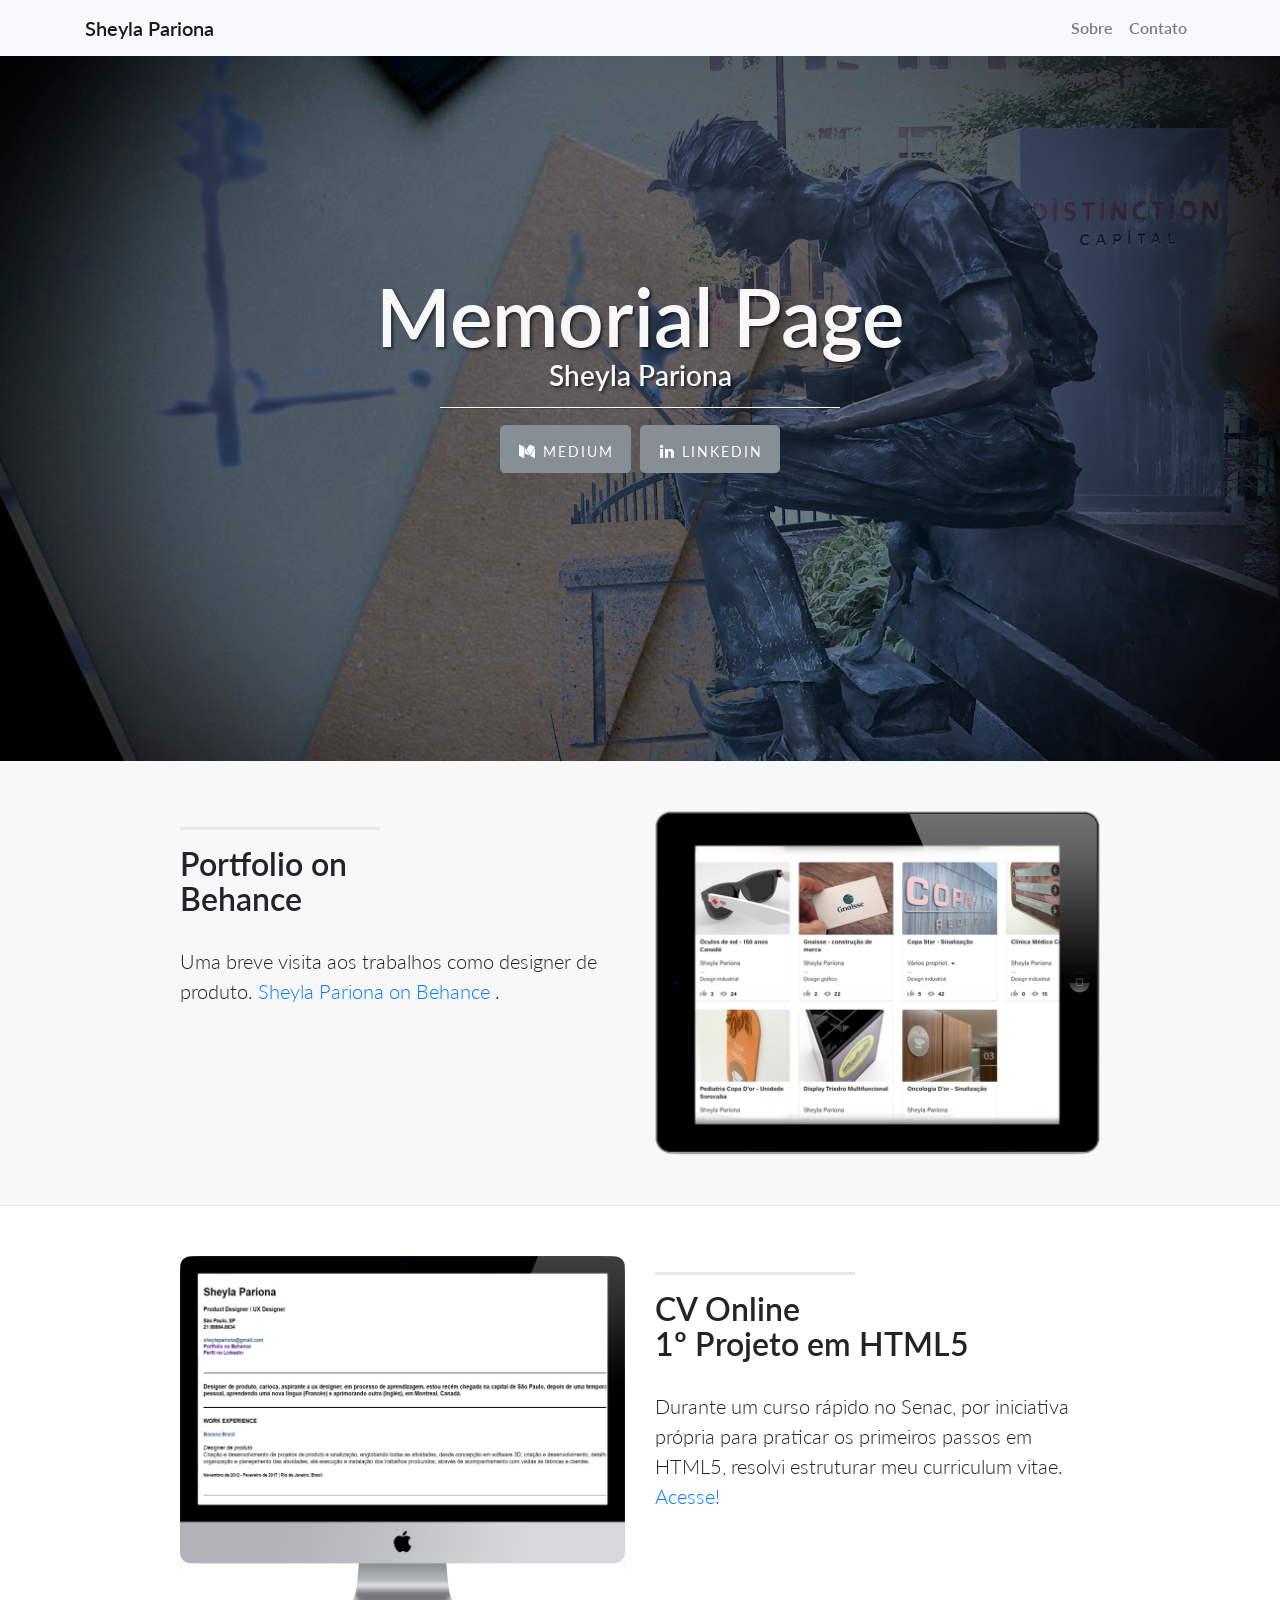
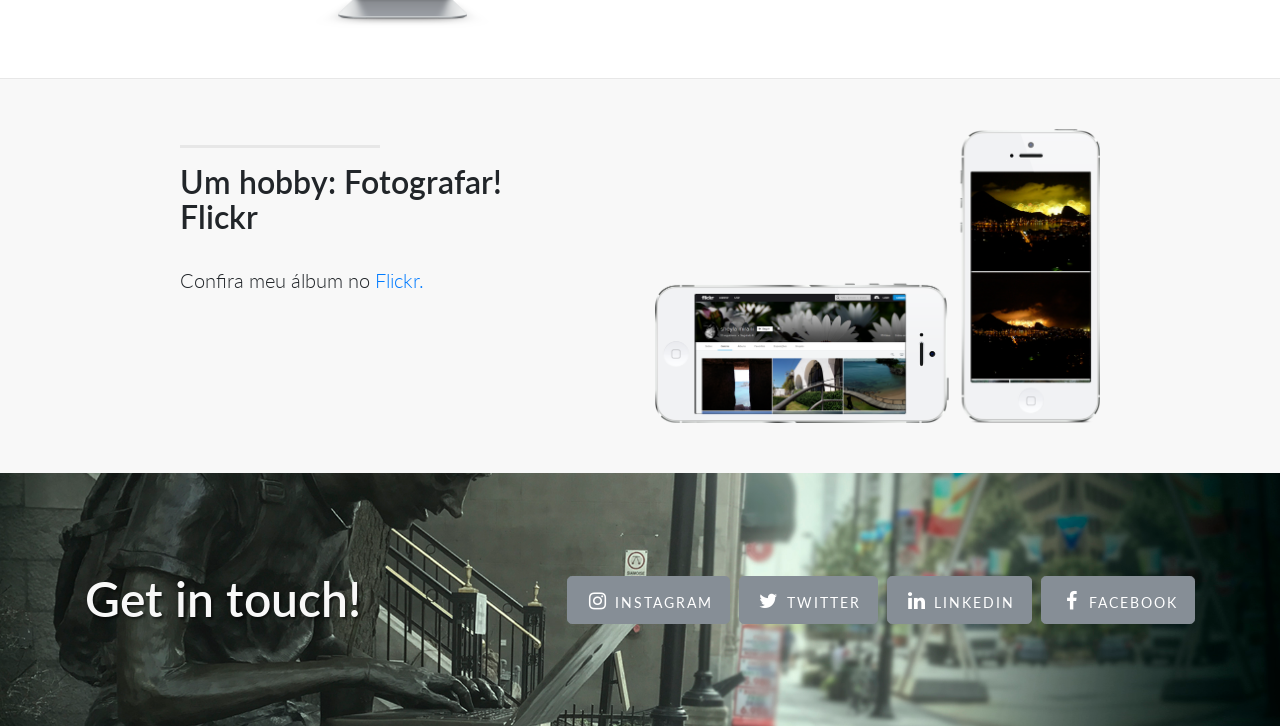
<file: index.html>
<!DOCTYPE html>
<html lang="pt-br">

<head>
<!-- importante que todos os sites tenha esses dois meta abaixo: -->
    <meta charset="utf-8">
    <meta name="viewport" content="width=device-width, initial-scale=1, shrink-to-fit=no">

    <title>Memorial Page - Sheyla Pariona</title>

    <!-- Bootstrap core CSS -->
    <link href="vendor/bootstrap/css/bootstrap.min.css" rel="stylesheet">

    <!-- Importa as fontes para este projeto-->
    <link href="vendor/font-awesome/css/font-awesome.min.css" rel="stylesheet" type="text/css">
    <link href="https://fonts.googleapis.com/css?family=Lato:300,400,700,300italic,400italic,700italic" rel="stylesheet" type="text/css">

    <!-- Importa o CSS utilizado neste projeto -->
    <link href="css/style.css" rel="stylesheet">

</head>

<body>

    <!-- Navegação -->
    <nav class="navbar navbar-expand-lg navbar-light bg-light fixed-top">
        <div class="container">
            <a class="navbar-brand" href="index.html">Sheyla Pariona</a>
            <!-- tag button serve para aparecer o cursor com maozinha quando a pessoa passar o mouse em cima do botao-->
            <button class="navbar-toggler" type="button" data-toggle="collapse" data-target="#navbarResponsive" aria-controls="navbarResponsive" aria-expanded="false" aria-label="Toggle navigation">
          <span class="navbar-toggler-icon"></span>
        </button>
          <!-- "collapse" é uma classe criada pelo bootstrap com a função de deixar os itens lado a lado pra direita -->
            <div class="collapse navbar-collapse" id="navbarResponsive">
                <ul class="navbar-nav ml-auto">
                    <li class="nav-item">
                        <a class="nav-link" href="sobre.html">Sobre</a>
                    </li>
                    <li class="nav-item">
                        <a class="nav-link" href="contato.html">Contato</a>
                    </li>
                </ul>
            </div>
        </div>
    </nav>

    <!-- Header -->
    <header class="intro-header">
        <div class="container">
            <div class="intro-message">
                <h1 id=textomemorialcor>Memorial Page</h1>
                <h3 id=textonomecor>Sheyla Pariona</h3>
                <hr class="intro-divider">
                <ul class="list-inline intro-social-buttons">
                    <li class="list-inline-item">
                        <a href="https://medium.com/@sheylapariona/functional-analyst-what-is-this-where-did-i-end-up-c8b5fa62cb86" target="_blank" class="btn btn-secondary btn-lg">
                            <i class="fa fa-medium fa-fw"></i>
                            <span class="network-name">Medium</span>
                        </a>
                    </li>
                    <!-- <li class="list-inline-item">
                        <a href="https://github.com/sheylapariona" target="_blank" class="btn btn-secondary btn-lg">
                            <i class="fa fa-github fa-fw"></i>
                            <span class="network-name">Github</span>
                        </a>
                    </li> -->
                    <li class="list-inline-item">
                        <a href="http://www.linkedin.com/in/sheyla-pariona-0908" target="_blank" class="btn btn-secondary btn-lg">
                            <i class="fa fa-linkedin fa-fw"></i>
                            <span class="network-name">Linkedin</span>
                        </a>
                    </li>
                </ul>
            </div>
        </div>
    </header>

    <!-- content-section-a -->
    <section class="content-section-a">
        <div class="container">
            <div class="row">
                <div class="col-lg-5 ml-auto">
                    <hr class="section-heading-spacer">
                    <div class="clearfix"></div>
                    <h2 class="section-heading">Portfolio on<br>Behance</h2>
                    <p class="lead">Uma breve visita aos trabalhos como designer de produto.
                        <a target="_blank" href="https://www.behance.net/sheyla-pariona">Sheyla Pariona on Behance</a> .</p>
                </div>
                <div class="col-lg-5 mr-auto">
                    <img class="img-fluid" src="img/ipad.png" alt="">
                </div>
            </div>
        </div>
    </section>
    <!-- /content-section-a -->

    <!-- content-section-b -->
    <section class="content-section-b">
        <div class="container">
            <div class="row">
                <div class="col-lg-5 mr-auto order-lg-2">
                    <hr class="section-heading-spacer">
                    <div class="clearfix"></div>
                    <h2 class="section-heading">CV Online<br>1º Projeto em HTML5</h2>
                    <p class="lead">Durante um curso rápido no Senac, por iniciativa própria para praticar os primeiros passos em HTML5, resolvi estruturar meu curriculum vitae.
                        <a target="_blank" href="http://www.sentiendi.com">Acesse!</a></p>
                </div>
                <div class="col-lg-5 ml-auto order-lg-1">
                    <img class="img-fluid" src="img/dog.png" alt="">
                </div>
            </div>
        </div>
    </section>
    <!-- /content-section-b -->

    <!-- content-section-c -->
    <section class="content-section-a">
        <div class="container">
            <div class="row">
                <div class="col-lg-5 ml-auto">
                    <hr class="section-heading-spacer">
                    <div class="clearfix"></div>
                    <h2 class="section-heading">Um hobby: Fotografar!<br>Flickr</h2>
                    <p class="lead">Confira meu álbum no
                        <a target="_blank" href="https://www.flickr.com/photos/sheylamirani/">Flickr.</a>
                    </p>
                </div>
                <div class="col-lg-5 mr-auto ">
                    <img class="img-fluid" src="img/phones.png" alt="">
                </div>
            </div>
        </div>
    </section>
    <!-- /content-section-c -->

    <!-- banner -->
    <aside class="banner">
        <div class="container">
            <div class="row">
                <div class="col-lg-4 my-auto">
                  <h2>Get in touch!</h2>
                </div>
                <div class="col-lg-8 my-auto">
                    <ul class="list-inline banner-social-buttons">
                        <li class="list-inline-item">
                            <a href="https://instagram.com/sheylapariona" target="_blank" class="btn btn-secondary btn-lg"> 
                                <i class="fa fa-instagram fa-fw"></i>
                                <span class="network-name">Instagram</span>
                            </a>
                        </li>
                        <li class="list-inline-item">
                            <a href="https://twitter.com/pasheyla" target="_blank" class="btn btn-secondary btn-lg">
                                <i class="fa fa-twitter fa-fw"></i>
                                <span class="network-name">Twitter</span>
                            </a>
                        </li>
                        <li class="list-inline-item">
                            <a href="http://www.linkedin.com/in/sheyla-pariona-0908" target="_blank" class="btn btn-secondary btn-lg">
                                <i class="fa fa-linkedin fa-fw"></i>
                                <span class="network-name">Linkedin</span>
                            </a>
                        </li>
                        <li class="list-inline-item">
                            <a href="http://www.facebook.com/sheyla-pariona" target="_blank" class="btn btn-secondary btn-lg">
                                <i class="fa fa-facebook fa-fw"></i>
                                <span class="network-name">Facebook</span>
                            </a>
                        </li>
                    </ul>
                </div>
            </div>
        </div>
    </aside>
    <!-- /.banner -->

    <!-- Bootstrap core JavaScript -->
    <script src="vendor/jquery/jquery.min.js"></script>
    <script src="vendor/popper/popper.min.js"></script>
    <script src="vendor/bootstrap/js/bootstrap.min.js"></script>

    <!-- Importa o Javascript utilizado neste projeto -->
    <script src="js/script.js"></script>

</body>

</html>
</file>
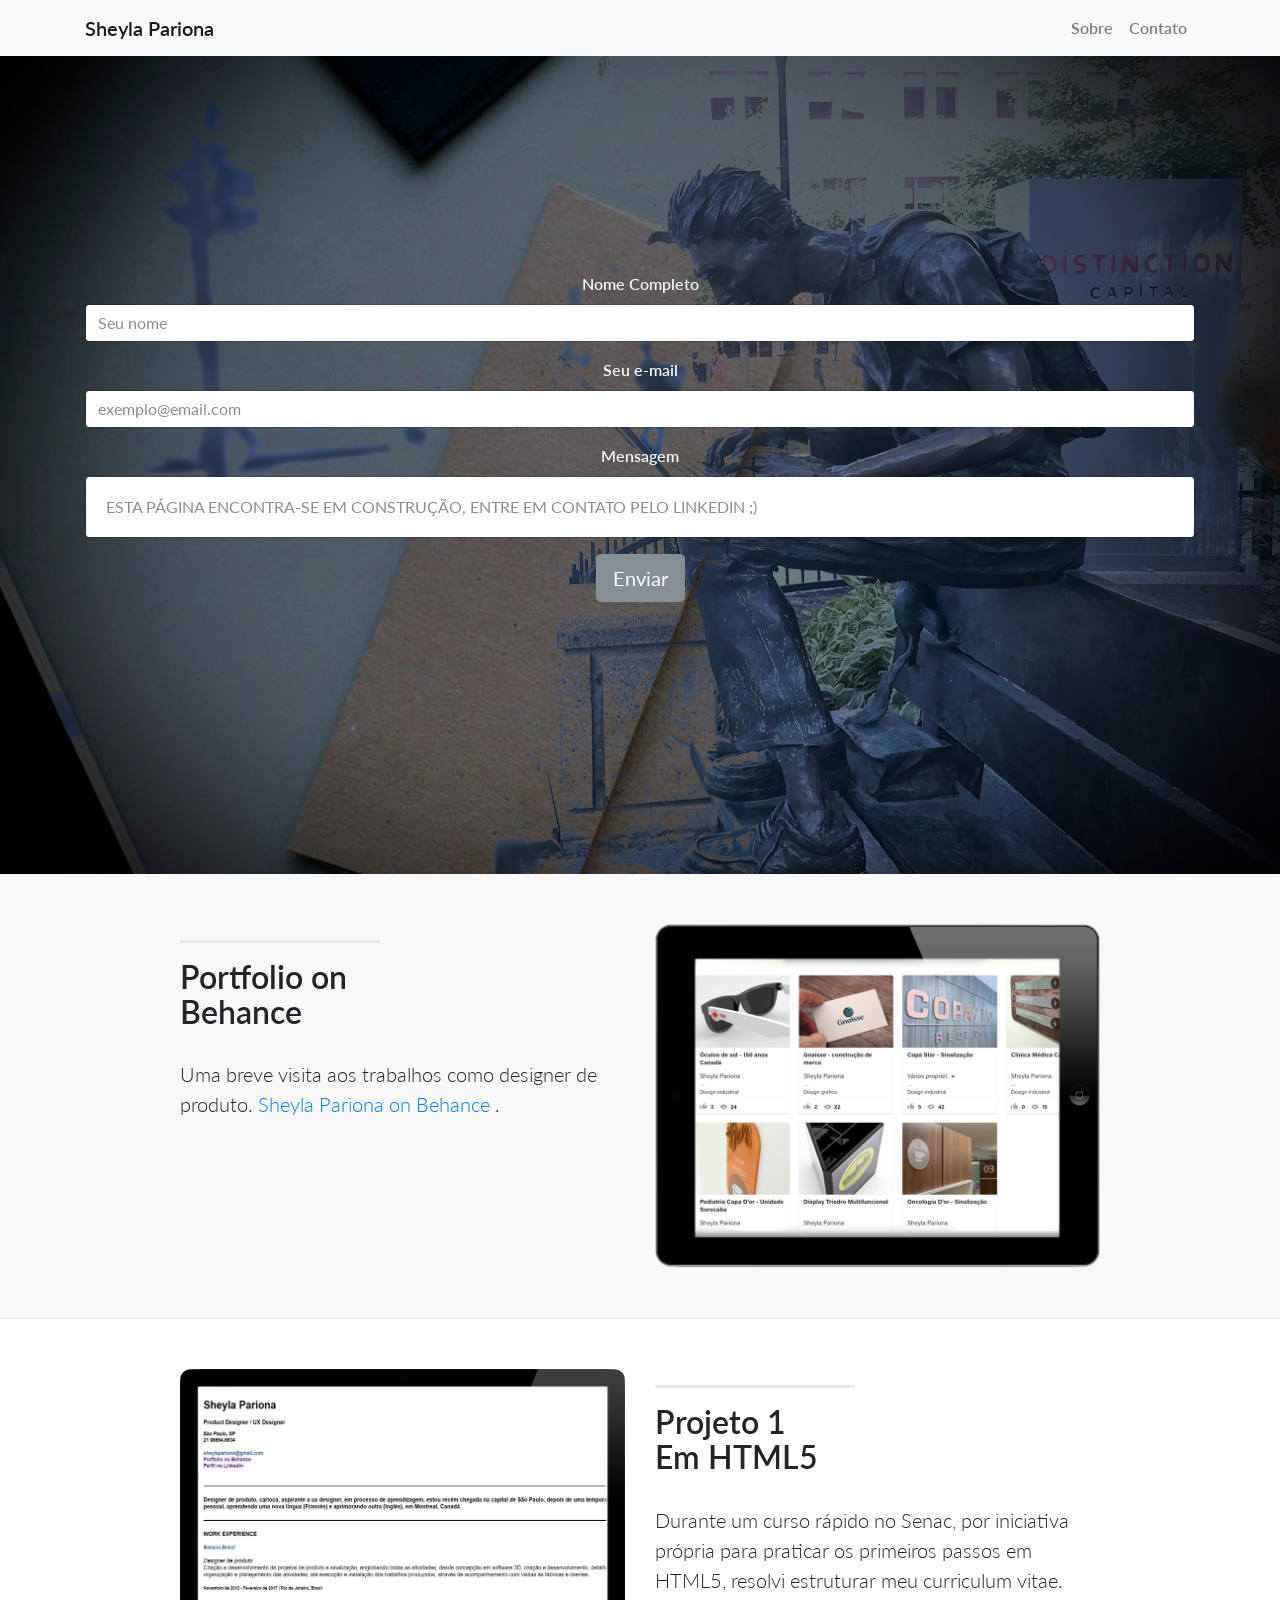
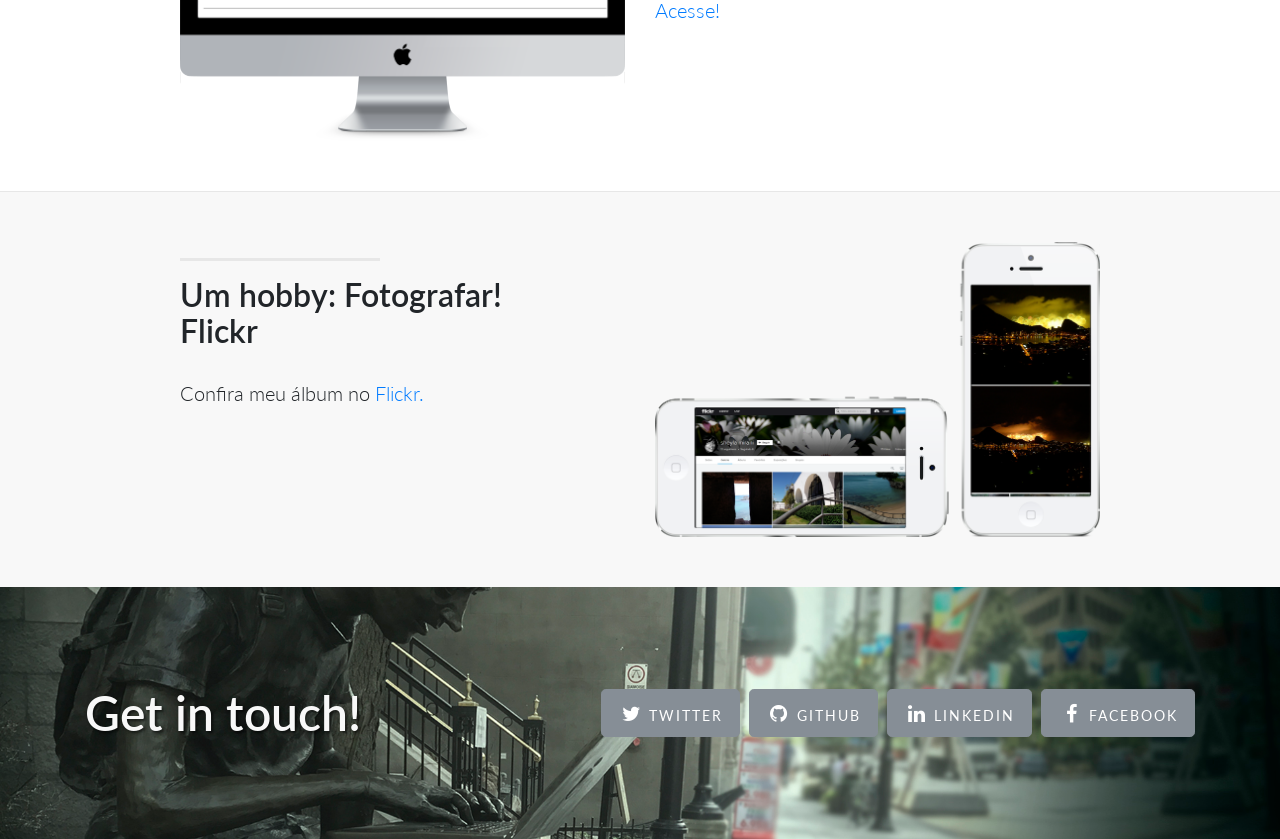
<file: contato.html>
<!DOCTYPE html>
<html lang="pt-br">

<head>

    <meta charset="utf-8">
    <meta name="viewport" content="width=device-width, initial-scale=1, shrink-to-fit=no">

    <title>Memorial Page - Sheyla Pariona</title>

    <!-- Bootstrap core CSS -->
    <link href="vendor/bootstrap/css/bootstrap.min.css" rel="stylesheet">

    <!-- Importa as fontes para este projeto-->
    <link href="vendor/font-awesome/css/font-awesome.min.css" rel="stylesheet" type="text/css">
    <link href="https://fonts.googleapis.com/css?family=Lato:300,400,700,300italic,400italic,700italic" rel="stylesheet" type="text/css">

    <!-- Importa o CSS utilizado neste projeto -->
    <link href="css/style.css" rel="stylesheet">

</head>

<body>

    <!-- Navegação -->
    <nav class="navbar navbar-expand-lg navbar-light bg-light fixed-top">
        <div class="container">
            <a class="navbar-brand" href="index.html">Sheyla Pariona</a>
            <button class="navbar-toggler" type="button" data-toggle="collapse" data-target="#navbarResponsive" aria-controls="navbarResponsive" aria-expanded="false" aria-label="Toggle navigation">
          <span class="navbar-toggler-icon"></span>
        </button>
            <div class="collapse navbar-collapse" id="navbarResponsive">
                <ul class="navbar-nav ml-auto">
                    <li class="nav-item">
                        <a class="nav-link" href="sobre.html">Sobre</a>
                    </li>

                    <li class="nav-item">
                        <a class="nav-link" href="contato.html">Contato</a>
                    </li>
                </ul>
            </div>
        </div>
    </nav>

    <!-- Header -->
    <header class="intro-header">
        <div class="container">
            <div class="intro-message">
              <form>
                <div class="form-group" id="cordotextodoform">
                  <label for="formGroupExampleInput">Nome Completo</label>
                  <input type="text" class="form-control" id="formGroupExampleInput" placeholder="Seu nome">
                </div>
                <div class="form-group" id="cordotextodoform2">
                  <label for="formGroupExampleInput2">Seu e-mail</label>
                  <input type="text" class="form-control" id="formGroupExampleInput2" placeholder="exemplo@email.com">
                </div>
                <div class="form-group" id="cordotextodoform3">
                  <label for="formGroupExampleInput2">Mensagem</label>
                  <input type="text" class="form-control msg-teste" id="formGroupExampleInput2" placeholder="ESTA PÁGINA ENCONTRA-SE EM CONSTRUÇÃO, ENTRE EM CONTATO PELO LINKEDIN ;)">
                </div>
                <button type="button" class="btn btn-secondary btn-lg">Enviar</button>
              </form>
            </div>
        </div>
    </header>

    <!-- content-section-a -->
    <section class="content-section-a">
        <div class="container">
            <div class="row">
                <div class="col-lg-5 ml-auto">
                    <hr class="section-heading-spacer">
                    <div class="clearfix"></div>
                    <h2 class="section-heading">Portfolio on<br>Behance</h2>
                    <p class="lead">Uma breve visita aos trabalhos como designer de produto.
                        <a target="_blank" href="https://www.behance.net/sheyla-pariona">Sheyla Pariona on Behance</a> .</p>
                </div>
                <div class="col-lg-5 mr-auto">
                    <img class="img-fluid" src="img/ipad.png" alt="">
                </div>
            </div>
        </div>
    </section>
    <!-- /content-section-a -->

    <!-- content-section-b -->
    <section class="content-section-b">
        <div class="container">
            <div class="row">
                <div class="col-lg-5 mr-auto order-lg-2">
                    <hr class="section-heading-spacer">
                    <div class="clearfix"></div>
                    <h2 class="section-heading">Projeto 1<br>Em HTML5</h2>
                    <p class="lead">Durante um curso rápido no Senac, por iniciativa própria para praticar os primeiros passos em HTML5, resolvi estruturar meu curriculum vitae.
                        <a target="_blank" href="http://www.sentiendi.com">Acesse!</a></p>
                </div>
                <div class="col-lg-5 ml-auto order-lg-1">
                    <img class="img-fluid" src="img/dog.png" alt="">
                </div>
            </div>
        </div>
    </section>
    <!-- /content-section-b -->

    <!-- content-section-c -->
    <section class="content-section-a">
        <div class="container">
            <div class="row">
                <div class="col-lg-5 ml-auto">
                    <hr class="section-heading-spacer">
                    <div class="clearfix"></div>
                    <h2 class="section-heading">Um hobby: Fotografar!<br>Flickr</h2>
                    <p class="lead">Confira meu álbum no
                        <a target="_blank" href="https://www.flickr.com/photos/sheylamirani/">Flickr.</a>
                    </p>
                </div>
                <div class="col-lg-5 mr-auto ">
                    <img class="img-fluid" src="img/phones.png" alt="">
                </div>
            </div>
        </div>
    </section>
    <!-- /content-section-c -->

    <!-- banner -->
    <aside class="banner">
        <div class="container">
            <div class="row">
                <div class="col-lg-4 my-auto">
                  <h2>Get in touch!</h2>
                </div>
                <div class="col-lg-8 my-auto">
                    <ul class="list-inline banner-social-buttons">
                        <li class="list-inline-item">
                            <a href="https://twitter.com/pasheyla" class="btn btn-secondary btn-lg">
                                <i class="fa fa-twitter fa-fw"></i>
                                <span class="network-name">Twitter</span>
                            </a>
                        </li>
                        <li class="list-inline-item">
                            <a href="https://sheylapariona.github.io/projeto-mastertech/" class="btn btn-secondary btn-lg">
                                <i class="fa fa-github fa-fw"></i>
                                <span class="network-name">Github</span>
                            </a>
                        </li>
                        <li class="list-inline-item">
                            <a href="http://www.linkedin.com/in/sheyla-pariona-0908" class="btn btn-secondary btn-lg">
                                <i class="fa fa-linkedin fa-fw"></i>
                                <span class="network-name">Linkedin</span>
                            </a>
                        </li>
                        <li class="list-inline-item">
                            <a href="http://www.facebook.com/sheyla-pariona" class="btn btn-secondary btn-lg">
                                <i class="fa fa-facebook fa-fw"></i>
                                <span class="network-name">Facebook</span>
                            </a>
                        </li>
                    </ul>
                </div>
            </div>
        </div>
    </aside>
    <!-- /.banner -->

    <!-- Bootstrap core JavaScript -->
    <script src="vendor/jquery/jquery.min.js"></script>
    <script src="vendor/popper/popper.min.js"></script>
    <script src="vendor/bootstrap/js/bootstrap.min.js"></script>

    <!-- Importa o Javascript utilizado neste projeto -->
    <script src="js/script.js"></script>

</body>

</html>
</file>
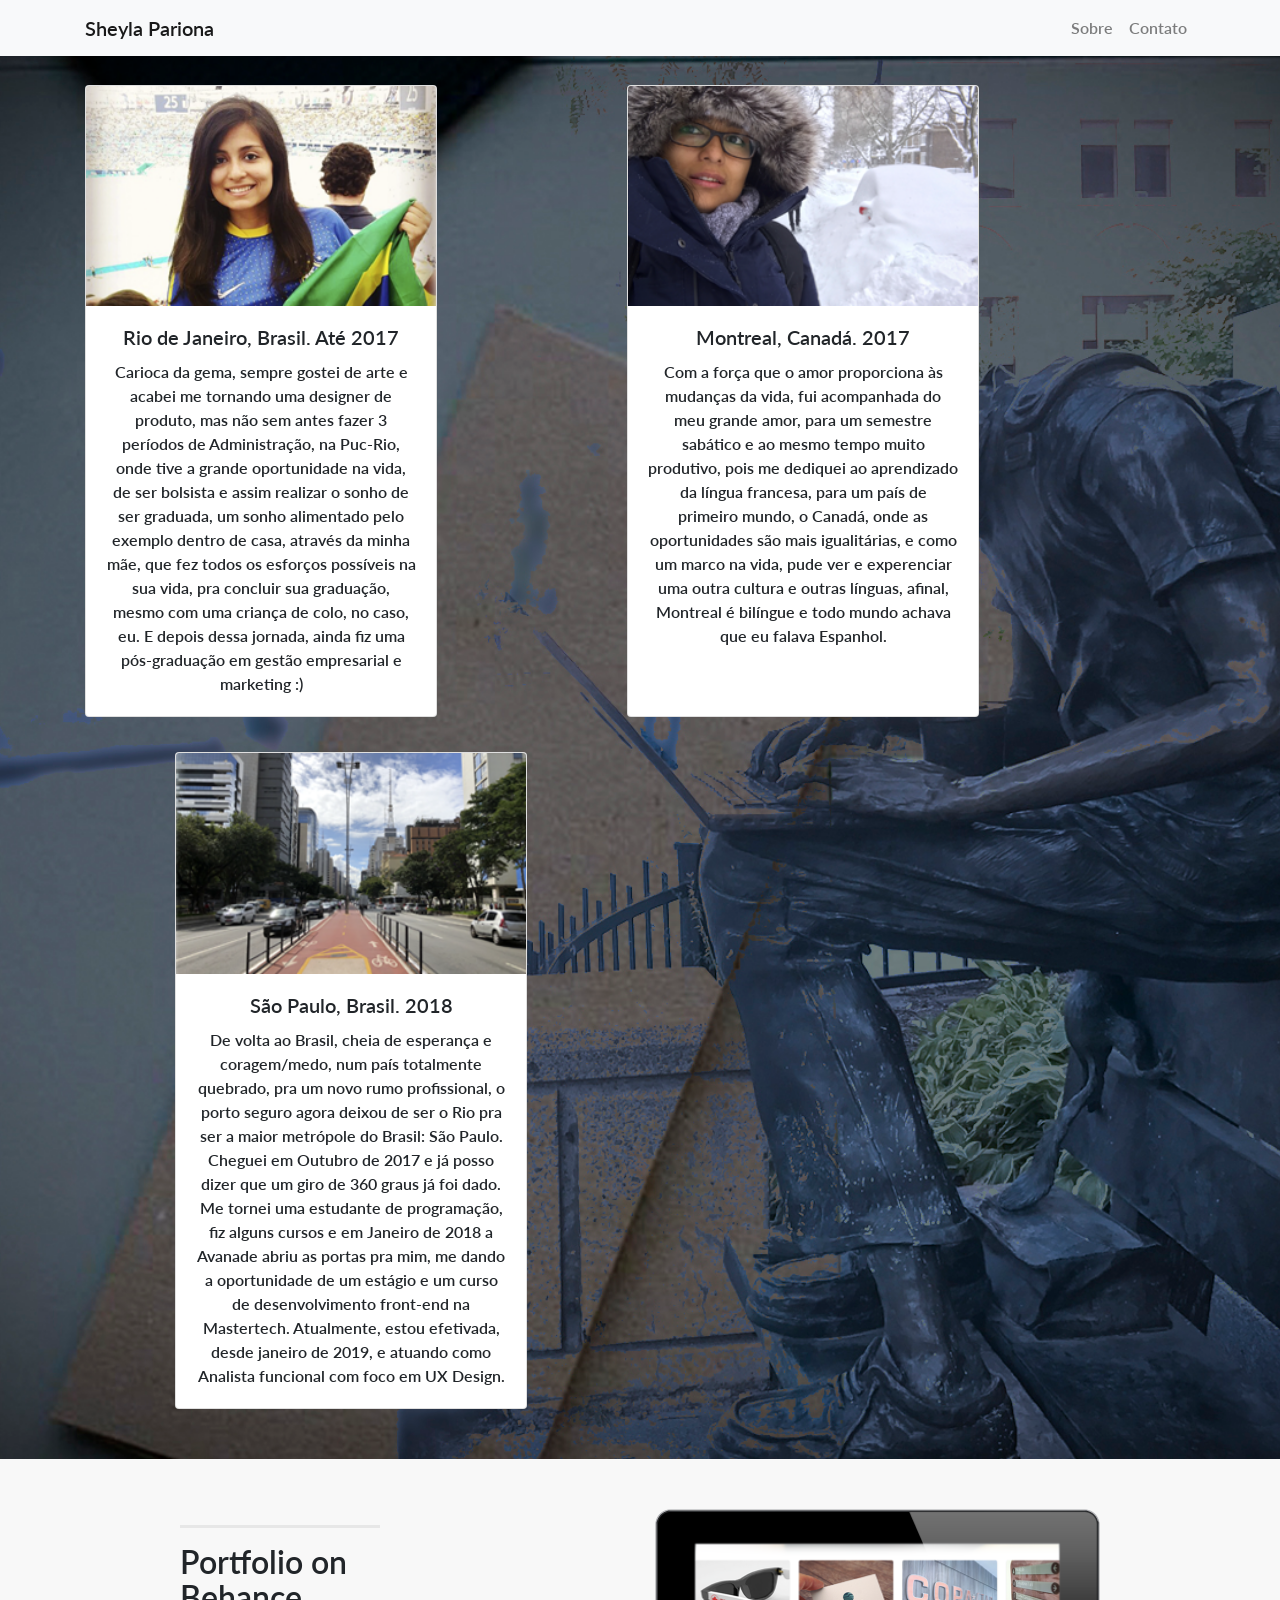
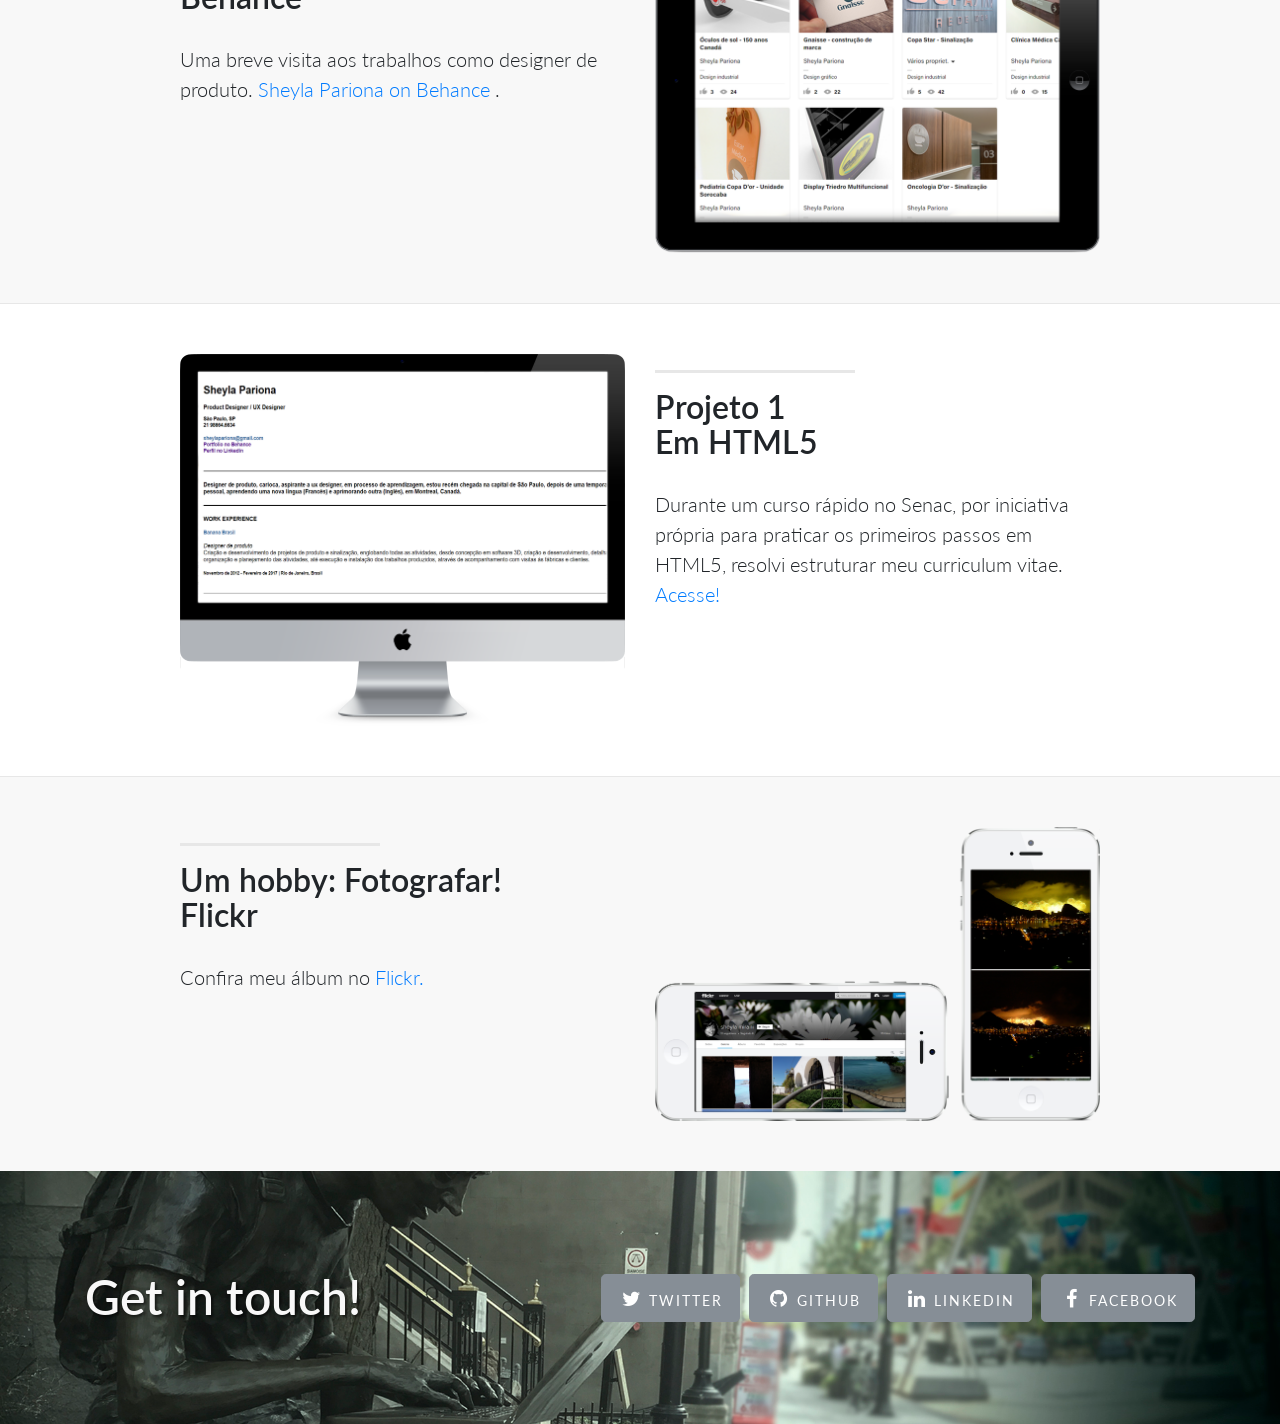
<file: sobre.html>
<!DOCTYPE html>
<html lang="pt-br">

<head>

    <meta charset="utf-8">
    <meta name="viewport" content="width=device-width, initial-scale=1, shrink-to-fit=no">

    <title>Memorial Page - Sheyla Pariona</title>

    <!-- Bootstrap core CSS -->
    <link href="vendor/bootstrap/css/bootstrap.min.css" rel="stylesheet">

    <!-- Importa as fontes para este projeto-->
    <link href="vendor/font-awesome/css/font-awesome.min.css" rel="stylesheet" type="text/css">
    <link href="https://fonts.googleapis.com/css?family=Lato:300,400,700,300italic,400italic,700italic" rel="stylesheet" type="text/css">

    <!-- Importa o CSS utilizado neste projeto -->
    <link href="css/style.css" rel="stylesheet">

</head>

<body>

    <!-- Navegação -->
    <nav class="navbar navbar-expand-lg navbar-light bg-light fixed-top">
        <div class="container">
            <a class="navbar-brand" href="index.html">Sheyla Pariona</a>
            <button class="navbar-toggler" type="button" data-toggle="collapse" data-target="#navbarResponsive" aria-controls="navbarResponsive" aria-expanded="false" aria-label="Toggle navigation">
          <span class="navbar-toggler-icon"></span>
        </button>
            <div class="collapse navbar-collapse" id="navbarResponsive">
                <ul class="navbar-nav ml-auto">
                    <li class="nav-item">
                        <a class="nav-link" href="sobre.html">Sobre</a>
                    </li>

                    <li class="nav-item">
                        <a class="nav-link" href="contato.html">Contato</a>
                    </li>
                </ul>
            </div>
        </div>
    </nav>

    <!-- Header -->
    <header class="intro-header">
        <div class="row">
            <div class="card" style="width: 22rem; margin-left:100px; margin-top: 35px">
                <img class="card-img-top" src="img/rio.png" alt="maracanã rio de janeiro">
                <div class="card-body">
                     <h5 class="card-title">Rio de Janeiro, Brasil. Até 2017</h5>
                        <p class="card-text">Carioca da gema, sempre gostei de arte e acabei me tornando
                            uma designer de produto, mas não sem antes fazer 3 períodos de Administração, na Puc-Rio, onde tive a grande
                            oportunidade na vida, de ser bolsista e assim realizar o sonho de ser graduada, um sonho alimentado pelo exemplo
                            dentro de casa, através da minha mãe, que fez todos os esforços possíveis na sua vida, pra concluir sua
                            graduação, mesmo com uma criança de colo, no caso, eu. E depois dessa jornada, ainda fiz uma pós-graduação
                            em gestão empresarial e marketing :)
                        </p>
                </div>
            </div>
            <div class="card" style="width: 22rem; margin-left:190px; margin-top: 35px">
                <img class="card-img-top" src="img/montreal.png" alt="montreal">
                <div class="card-body">
                    <h5 class="card-title">Montreal, Canadá. 2017</h5>
                    <p class="card-text">Com a força que o amor proporciona às mudanças da vida, fui acompanhada do meu grande amor, 
                        para um semestre sabático e ao mesmo tempo muito produtivo, pois me dediquei ao aprendizado da língua francesa,
                        para um país de primeiro mundo, o Canadá, onde as oportunidades são mais igualitárias, e como um marco na vida,
                        pude ver e experenciar uma outra cultura e outras línguas, afinal, Montreal é bilíngue e todo mundo achava que eu
                        falava Espanhol.
                    </p>
                </div>
            </div>

            <div class="card" style="width: 22rem; margin-left:190px; margin-top: 35px">
                <img class="card-img-top" src="img/sampa.png" alt="avenida paulista">
                <div class="card-body">
                    <h5 class="card-title">São Paulo, Brasil. 2018</h5>
                    <p class="card-text">De volta ao Brasil, cheia de esperança e coragem/medo, num país totalmente quebrado, pra um novo
                        rumo profissional, o porto seguro agora deixou de ser o Rio pra ser a maior metrópole do Brasil: São Paulo.
                        Cheguei em Outubro de 2017 e já posso dizer que um giro de 360 graus já foi dado. Me tornei uma estudante de
                        programação, fiz alguns cursos e em Janeiro de 2018 a Avanade abriu as portas pra mim, me dando a oportunidade
                        de um estágio e um curso de desenvolvimento front-end na Mastertech.
                        Atualmente, estou efetivada, desde janeiro de 2019, e atuando como Analista funcional com foco em UX Design.
                    </p>
                </div>
            </div>
            <!-- <div class="card" style="width: 22rem; margin-left:190px; margin-top: 35px">
                <img class="card-img-top" src="img/sampa.png" alt="avenida paulista">
                <div class="card-body">
                    <h5 class="card-title">São Paulo, Brasil. 2018</h5>
                    <p class="card-text">De volta ao Brasil, cheia de esperança e coragem/medo, num país totalmente quebrado, pra um novo
                        rumo profissional, o porto seguro agora deixou de ser o Rio pra ser a maior metrópole do Brasil: São Paulo.
                        Cheguei em Outubro de 2017 e já posso dizer que um giro de 360 graus já foi dado. Me tornei uma estudante de
                        programação, fiz alguns cursos e em Janeiro de 2018 a Avanade abriu as portas pra mim, me dando a oportunidade
                        de um estágio e um curso de desenvolvimento front-end na Mastertech.
                    </p>
                </div> -->
            </div>
        </div>
    </header>

    <!-- content-section-a -->
    <section class="content-section-a">
        <div class="container">
            <div class="row">
                <div class="col-lg-5 ml-auto">
                    <hr class="section-heading-spacer">
                    <div class="clearfix"></div>
                    <h2 class="section-heading">Portfolio on<br>Behance</h2>
                    <p class="lead">Uma breve visita aos trabalhos como designer de produto.
                        <a target="_blank" href="https://www.behance.net/sheyla-pariona">Sheyla Pariona on Behance</a> .</p>
                </div>
                <div class="col-lg-5 mr-auto">
                    <img class="img-fluid" src="img/ipad.png" alt="">
                </div>
            </div>
        </div>
    </section>
    <!-- /content-section-a -->

    <!-- content-section-b -->
    <section class="content-section-b">
        <div class="container">
            <div class="row">
                <div class="col-lg-5 mr-auto order-lg-2">
                    <hr class="section-heading-spacer">
                    <div class="clearfix"></div>
                    <h2 class="section-heading">Projeto 1<br>Em HTML5</h2>
                    <p class="lead">Durante um curso rápido no Senac, por iniciativa própria para praticar os primeiros passos em HTML5, resolvi estruturar meu curriculum vitae.
                        <a target="_blank" href="http://www.sentiendi.com">Acesse!</a></p>
                </div>
                <div class="col-lg-5 ml-auto order-lg-1">
                    <img class="img-fluid" src="img/dog.png" alt="">
                </div>
            </div>
        </div>
    </section>
    <!-- /content-section-b -->

    <!-- content-section-c -->
    <section class="content-section-a">
        <div class="container">
            <div class="row">
                <div class="col-lg-5 ml-auto">
                    <hr class="section-heading-spacer">
                    <div class="clearfix"></div>
                    <h2 class="section-heading">Um hobby: Fotografar!<br>Flickr</h2>
                    <p class="lead">Confira meu álbum no
                        <a target="_blank" href="https://www.flickr.com/photos/sheylamirani/">Flickr.</a>
                    </p>
                </div>
                <div class="col-lg-5 mr-auto ">
                    <img class="img-fluid" src="img/phones.png" alt="">
                </div>
            </div>
        </div>
    </section>
    <!-- /content-section-c -->

    <!-- banner -->
    <aside class="banner">
        <div class="container">
            <div class="row">
                <div class="col-lg-4 my-auto">
                  <h2>Get in touch!</h2>
                </div>
                <div class="col-lg-8 my-auto">
                    <ul class="list-inline banner-social-buttons">
                        <li class="list-inline-item">
                            <a href="https://twitter.com/pasheyla" class="btn btn-secondary btn-lg">
                                <i class="fa fa-twitter fa-fw"></i>
                                <span class="network-name">Twitter</span>
                            </a>
                        </li>
                        <li class="list-inline-item">
                            <a href="https://sheylapariona.github.io/projeto-mastertech/" class="btn btn-secondary btn-lg">
                                <i class="fa fa-github fa-fw"></i>
                                <span class="network-name">Github</span>
                            </a>
                        </li>
                        <li class="list-inline-item">
                            <a href="http://www.linkedin.com/in/sheyla-pariona-0908" class="btn btn-secondary btn-lg">
                                <i class="fa fa-linkedin fa-fw"></i>
                                <span class="network-name">Linkedin</span>
                            </a>
                        </li>
                        <li class="list-inline-item">
                            <a href="http://www.facebook.com/sheyla-pariona" class="btn btn-secondary btn-lg">
                                <i class="fa fa-facebook fa-fw"></i>
                                <span class="network-name">Facebook</span>
                            </a>
                        </li>
                    </ul>
                </div>
            </div>
        </div>
    </aside>
    <!-- /.banner -->

    <!-- Bootstrap core JavaScript -->
    <script src="vendor/jquery/jquery.min.js"></script>
    <script src="vendor/popper/popper.min.js"></script>
    <script src="vendor/bootstrap/js/bootstrap.min.js"></script>

    <!-- Importa o Javascript utilizado neste projeto -->
    <script src="js/script.js"></script>

</body>

</html>
</file>
<file: css/style.css>
/*!
 * Mastertech - Landing Page
 * Insira seu código entre os comentários localizados no fim desta pagina ou/e
 * Edite o código do layout original
 */


/* Edite o código abaixo para mudar as opções do layout original */

body,
html {
    width: 100%;
    height: 100%;
}

body,
h1,
h2,
h3,
h4,
h5,
h6 {
    font-family: "Lato", "Helvetica Neue", Helvetica, Arial, sans-serif;
    font-weight: 600;
}
#textomemorialcor{
  color: #f8f8f8;
}

#textonomecor {
  color: #f8f8f8;
}

#cordotextodoform {
  color: #f8f8f8;
}

#cordotextodoform2 {
  color: #f8f8f8;
}

#cordotextodoform3 {
  color: #f8f8f8;
}

.msg-teste{
  padding: 20px;
}

.intro-header {
    padding-top: 50px;
    padding-bottom: 50px;
    text-align: center;

    background: url(../img/intro-bg.jpg) no-repeat center center;
    background-size: cover;

}

.intro-message {
    position: relative;
    padding-top: 20%;
    padding-bottom: 20%;
}

.intro-message>h1 {
    margin: 0;
    text-shadow: 2px 2px 3px rgba(0, 0, 0, 0.6);
    font-size: 5em;
}

.intro-divider {
    width: 400px;
    border-top: 1px solid #f8f8f8;
    border-bottom: 1px solid rgba(0, 0, 0, 0.2);
}

.intro-message>h3 {
    text-shadow: 2px 2px 3px rgba(0, 0, 0, 0.6);
}

.intro-social-buttons i {
    font-size: 80%;
}

@media(max-width:767px) {
    .intro-message {
        padding-bottom: 15%;
    }
    .intro-message>h1 {
        font-size: 3em;
    }
    ul.intro-social-buttons>li {
        display: block;
        margin-bottom: 20px;
        padding: 0;
    }
    ul.intro-social-buttons>li:last-child {
        margin-bottom: 0;
    }
    .intro-divider {
        width: 100%;
    }
}


.network-name {
    text-transform: uppercase;
    font-size: 14px;
    font-weight: 400;
    letter-spacing: 2px;
}

.content-section-a {
    padding: 50px 0;
    background-color: #f8f8f8;
}

.content-section-b {
    padding: 50px 0;
    border-top: 1px solid #e7e7e7;
    border-bottom: 1px solid #e7e7e7;
}

.section-heading {
    margin-bottom: 30px;
}

.section-heading-spacer {
    float: left;
    width: 200px;
    border-top: 3px solid #e7e7e7;
}

.banner {
    padding: 100px 0;
    color: #f8f8f8;
    background: url(../img/banner-bg.jpg) no-repeat center center;
    background-size: cover;
}

.banner h2 {
    margin: 0;
    text-shadow: 2px 2px 3px rgba(0, 0, 0, 0.6);
    font-size: 3em;
}

.banner ul {
    margin-bottom: 0;
}

.banner-social-buttons {
    float: right;
    margin-top: 0;
}

@media(max-width:1199px) {
    ul.banner-social-buttons {
        float: left;
        margin-top: 15px;
    }
}

@media(max-width:767px) {
    .banner h2 {
        margin: 0;
        text-shadow: 2px 2px 3px rgba(0, 0, 0, 0.6);
        font-size: 3em;
    }
    ul.banner-social-buttons>li {
        display: block;
        margin-bottom: 20px;
        padding: 0;
    }
    ul.banner-social-buttons>li:last-child {
        margin-bottom: 0;
    }
}



/* Inicio do meu CSS */


/* Fim do meu CSS */
</file>
